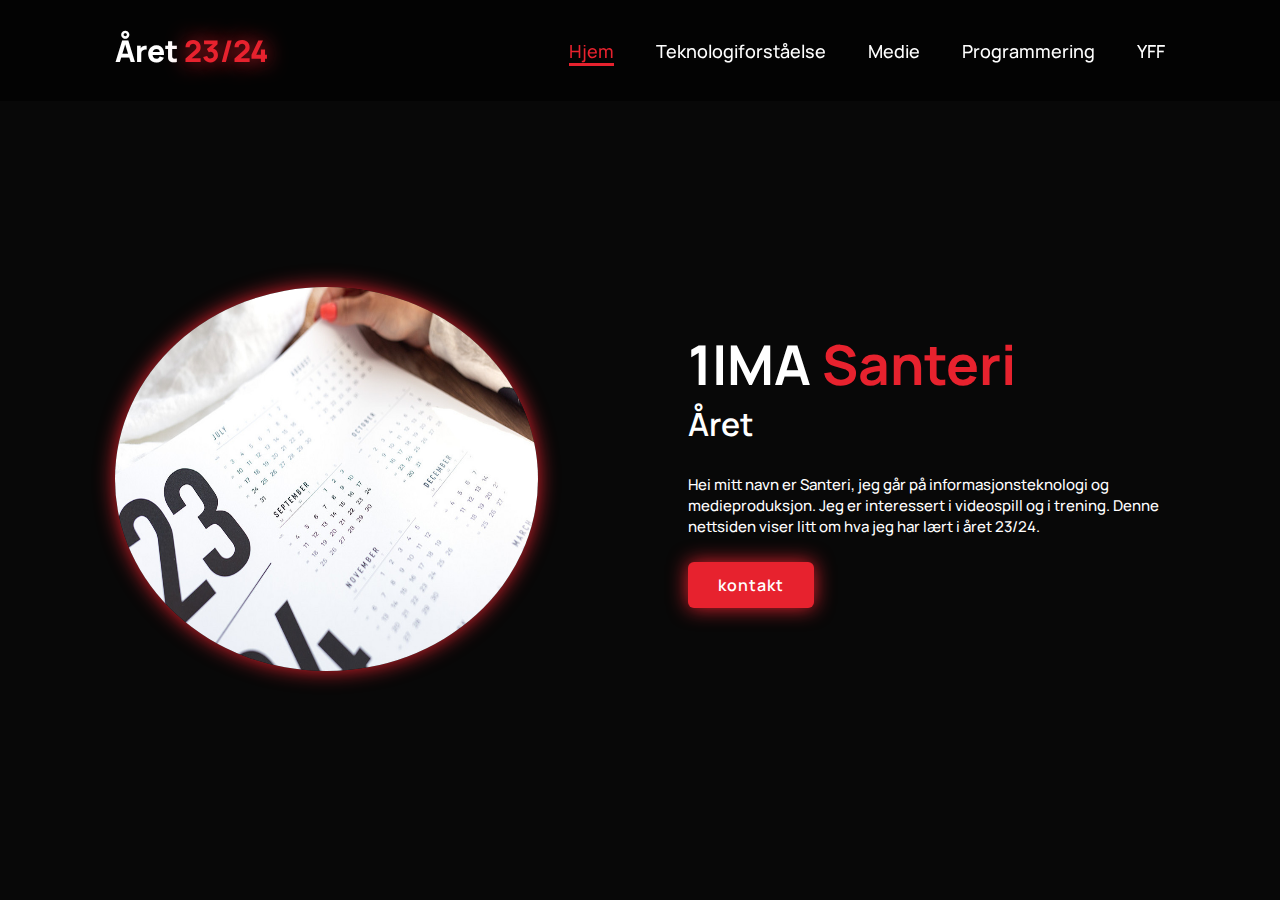
<file: index.html>
<!DOCTYPE html>
<html lang="en">
<head>
  <meta charset="UTF-8">
  <meta name="viewport" content="width=device-width, initial-scale=1.0">
  <link rel="stylesheet" href="/css/style.css">
  <link rel="preconnect" href="https://fonts.googleapis.com">
  <link rel="preconnect" href="https://fonts.gstatic.com" crossorigin>
  <link href="https://fonts.googleapis.com/css2?family=Manrope:wght@200..800&display=swap" rel="stylesheet">
  <link href='https://unpkg.com/boxicons@2.1.4/css/boxicons.min.css' rel='stylesheet'>
  <title>Tverrfaglig prosjekt</title>
</head>
<body>
  
  <header class="header">
    <a href="index.html" class="logo">Året <span>23/24</span></a>

    <i class='bx bx-menu' id="menu-icon"></i>

    <nav class="navbar">
      <a href="index.html" class="active">Hjem</a>
      <a href="/html/tekn.html">Teknologiforståelse</a>
      <a href="/html/prod.html">Medie</a>
      <a href="/html/prog.html">Programmering</a>
      <a href="/html/YFF.html">YFF</a>
    </nav>
  </header>


  <section class="home" id="home">
    <div class="home-img">
      <img src="/img/home.jpg" alt="">
    </div>

    <div class="home-content">
      <h1>1IMA <span>Santeri</span></h1>
      <h3 class="text-animation">Året <span></span></h3>
      <p>Hei mitt navn er Santeri, jeg går på informasjonsteknologi og medieproduksjon. Jeg er interessert i videospill og i trening. Denne nettsiden viser litt om hva jeg har lært i året 23/24.</p>

      <a class="btn" href="html/kontakt.html">kontakt</a>
    </div>
  </section>

   
   

  <script src="index.js"></script>
</body>
</html>
</file>
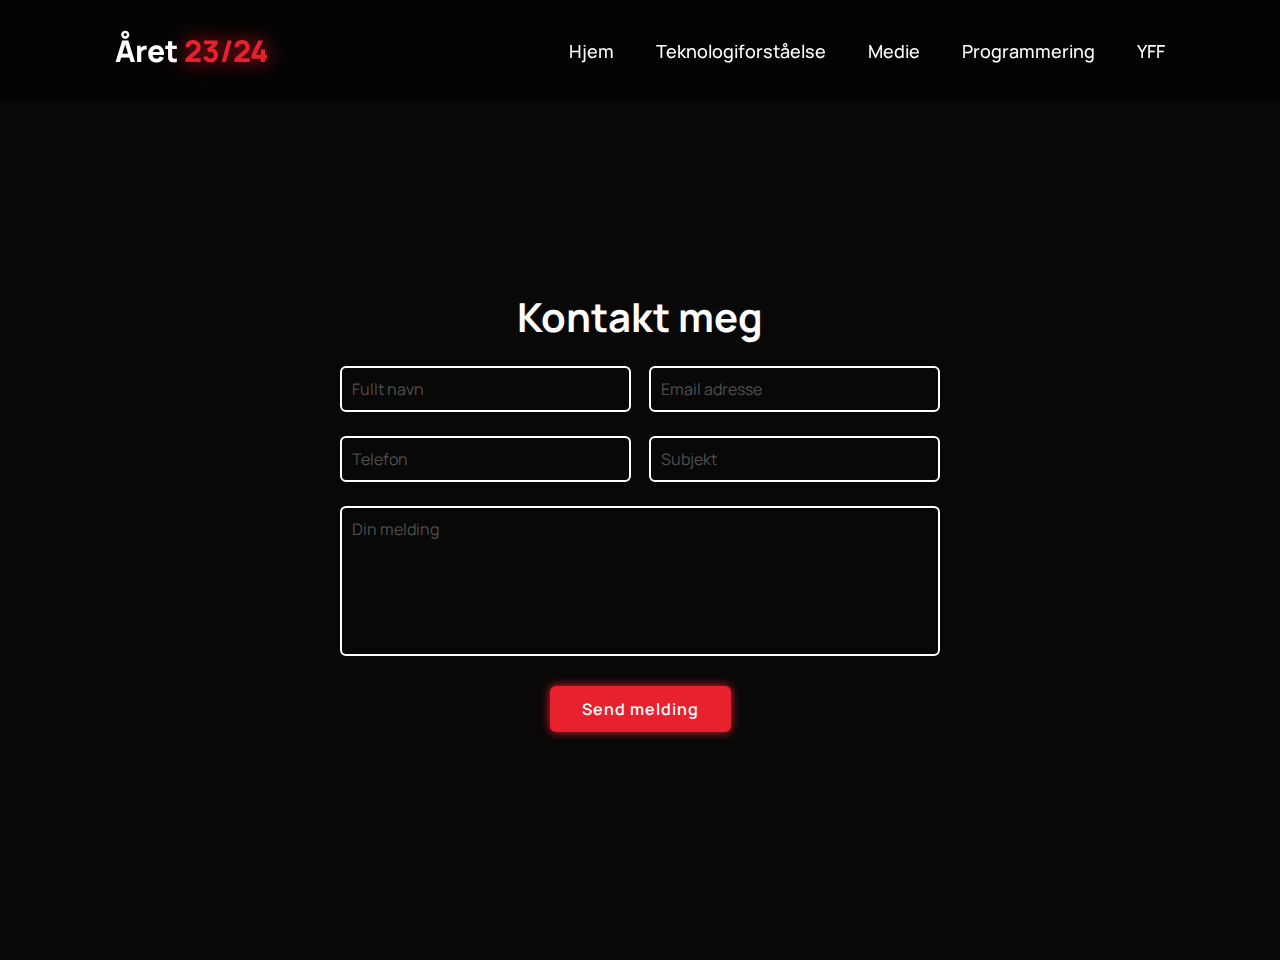
<file: html/kontakt.html>
<!DOCTYPE html>
<html lang="en">
<head>
  <meta charset="UTF-8">
  <meta name="viewport" content="width=device-width, initial-scale=1.0">
  <link rel="stylesheet" href="/css/kontakt.css">
  <link rel="preconnect" href="https://fonts.googleapis.com">
  <link rel="preconnect" href="https://fonts.gstatic.com" crossorigin>
  <link href="https://fonts.googleapis.com/css2?family=Manrope:wght@200..800&display=swap" rel="stylesheet">
  <link href='https://unpkg.com/boxicons@2.1.4/css/boxicons.min.css' rel='stylesheet'>
  <title>Tverrfaglig prosjekt</title>
</head>
<body>
  <header class="header">
    <a href="/index.html" class="logo">Året <span>23/24</span></a>

    <i class='bx bx-menu' id="menu-icon"></i>

    <nav class="navbar">
      <a href="/index.html">Hjem</a>
      <a href="/html/tekn.html">Teknologiforståelse</a>
      <a href="/html/prod.html">Medie</a>
      <a href="/html/prog.html">Programmering</a>
      <a href="/html/YFF.html">YFF</a>
    </nav>
  </header>

  <section class="contact">
    <h2>Kontakt meg</h2>
    <form action="#">
      <div class="input-box">
        <div class="input-field field">
          <input type="text" placeholder="Fullt navn" id="name" class="item" autocomplete="off">
          <div class="error-txt">Vennligst fyll inn boksen</div>
        </div>
        <div class="input-field field">
          <input type="text" placeholder="Email adresse" id="email" class="item" autocomplete="off">
          <div class="error-txt">Vennligst fyll inn boksen</div>
        </div>
      </div>

      <div class="input-box">
        <div class="input-field field">
          <input type="text" placeholder="Telefon" id="phone" class="item" autocomplete="off">
          <div class="error-txt">Vennligst fyll inn boksen</div>
        </div>
        <div class="input-field field">
          <input type="text" placeholder="Subjekt" id="subject" class="item" autocomplete="off">
          <div class="error-txt">Vennligst fyll inn boksen</div>
        </div>
      </div>

      <div class="textarea-field field">
        <textarea name="" id="message" cols="30" rows="10" placeholder="Din melding" class="item" autocomplete="off"></textarea>
        <div class="error-txt">Vennligst fyll inn boksen</div>
      </div>

      <button type="submit">Send melding</button>
    </form>
  </section>

  <script src="/index.js" defer></script>
</body>
</html>
</file>
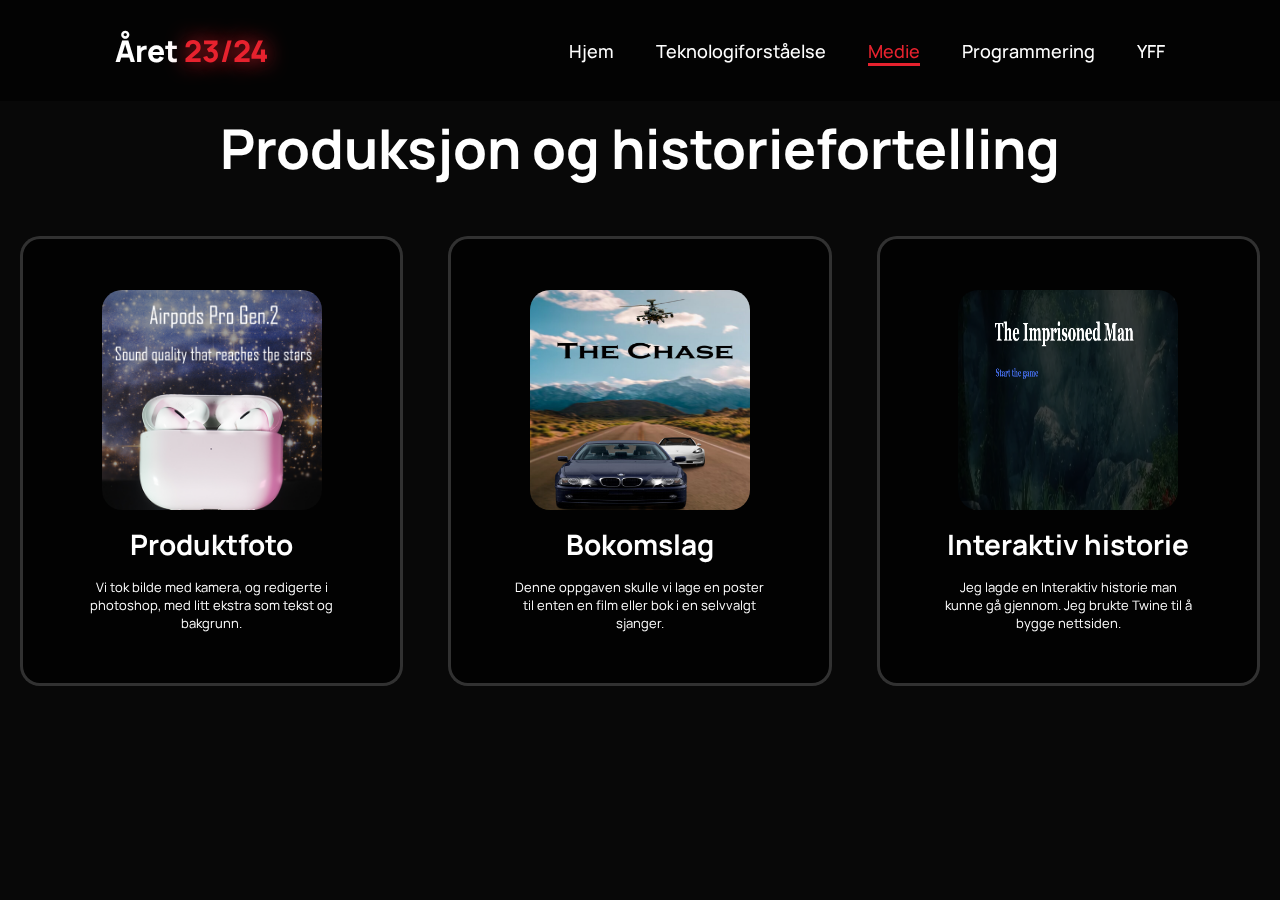
<file: html/prod.html>
<!DOCTYPE html>
<html lang="en">
<head>
  <meta charset="UTF-8">
  <meta name="viewport" content="width=device-width, initial-scale=1.0">
  <link rel="stylesheet" href="/css/prod.css">
  <link rel="preconnect" href="https://fonts.googleapis.com">
  <link rel="preconnect" href="https://fonts.gstatic.com" crossorigin>
  <link href="https://fonts.googleapis.com/css2?family=Manrope:wght@200..800&display=swap" rel="stylesheet">
  <link href='https://unpkg.com/boxicons@2.1.4/css/boxicons.min.css' rel='stylesheet'>
  <title>Tverrfaglig prosjekt</title>
</head>
<body>
  <header class="header">
    <a href="/index.html" class="logo">Året <span>23/24</span></a>

    <i class='bx bx-menu' id="menu-icon"></i>

    <nav class="navbar">
      <a href="/index.html">Hjem</a>
      <a href="/html/tekn.html">Teknologiforståelse</a>
      <a href="/html/prod.html" class="active">Medie</a>
      <a href="/html/prog.html">Programmering</a>
      <a href="/html/YFF.html">YFF</a>
    </nav>
  </header>
  
  <section class="content" id="content">

    <div class="content-box">

      <h2 class="heading">Produksjon og historiefortelling</h2>

      <div class="wrapper">
        <div class="content-item">
          <img src="/img/img4.png" alt="">
          <h2>Produktfoto</h2>
          <p>Vi tok bilde med kamera, og redigerte i photoshop, med litt ekstra som tekst og bakgrunn.</p>
        </div>

        <div class="content-item">
          <img src="/img/img5.png" alt="">
          <h2>Bokomslag</h2>
          <p>Denne oppgaven skulle vi lage en poster til enten en film eller bok i en selvvalgt sjanger.</p>
        </div>

        <div class="content-item">
          <img src="/img/img6.png" alt="">
          <h2>Interaktiv historie</h2>
          <p>Jeg lagde en Interaktiv historie man kunne gå gjennom. Jeg brukte Twine til å bygge nettsiden.</p>
        </div>
      </div>
    </div>
  </section>

  <script src="/index.js"></script>
</body>
</html>
</file>
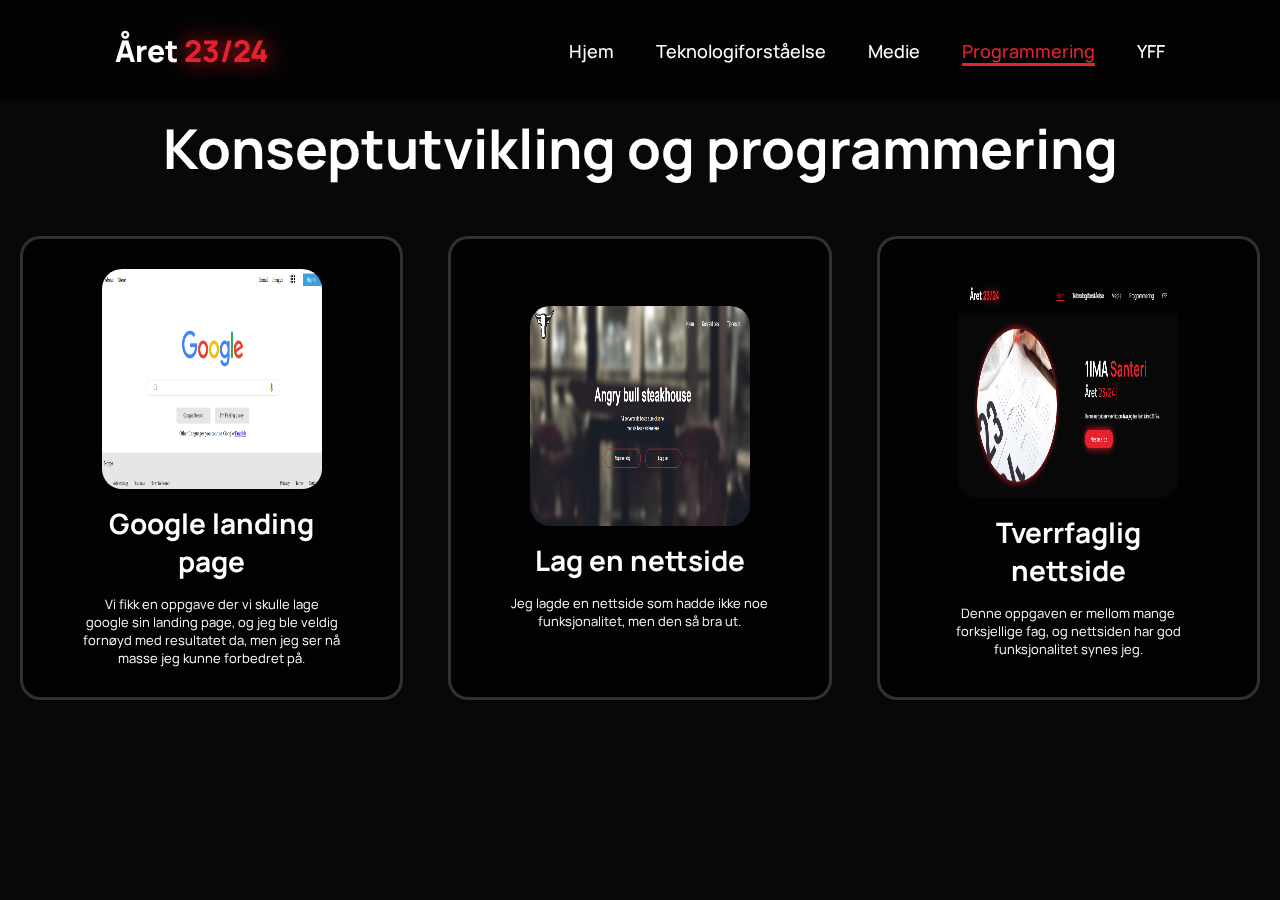
<file: html/prog.html>
<!DOCTYPE html>
<html lang="en">
<head>
  <meta charset="UTF-8">
  <meta name="viewport" content="width=device-width, initial-scale=1.0">
  <link rel="stylesheet" href="/css/prod.css">
  <link rel="preconnect" href="https://fonts.googleapis.com">
  <link rel="preconnect" href="https://fonts.gstatic.com" crossorigin>
  <link href="https://fonts.googleapis.com/css2?family=Manrope:wght@200..800&display=swap" rel="stylesheet">
  <link href='https://unpkg.com/boxicons@2.1.4/css/boxicons.min.css' rel='stylesheet'>
  <title>Tverrfaglig prosjekt</title>
</head>
<body>
  <header class="header">
    <a href="/index.html" class="logo">Året <span>23/24</span></a>

    <i class='bx bx-menu' id="menu-icon"></i>

    <nav class="navbar">
      <a href="/index.html">Hjem</a>
      <a href="/html/tekn.html">Teknologiforståelse</a>
      <a href="/html/prod.html">Medie</a>
      <a href="/html/prog.html" class="active">Programmering</a>
      <a href="/html/YFF.html">YFF</a>
    </nav>
  </header>
  
  <section class="content" id="content">

    <div class="content-box">

      <h2 class="heading">Konseptutvikling og programmering</h2>

      <div class="wrapper">
        <div class="content-item">
          <img src="/img/img7.png" alt="">
          <h2>Google landing page</h2>
          <p>Vi fikk en oppgave der vi skulle lage google sin landing page, og jeg ble veldig fornøyd med resultatet da, men jeg ser nå masse jeg kunne forbedret på.</p>
        </div>

        <div class="content-item">
          <img src="/img/img8.png " alt="">
          <h2>Lag en nettside</h2>
          <p>Jeg lagde en nettside som hadde ikke noe funksjonalitet, men den så bra ut.</p>
        </div>

        <div class="content-item">
          <img src="/img/img9.png" alt="">
          <h2>Tverrfaglig nettside</h2>
          <p>Denne oppgaven er mellom mange forksjellige fag, og nettsiden har god funksjonalitet synes jeg.</p>
        </div>
      </div>
    </div>
  </section>

  <script src="/index.js"></script>
</body>
</html>
</file>
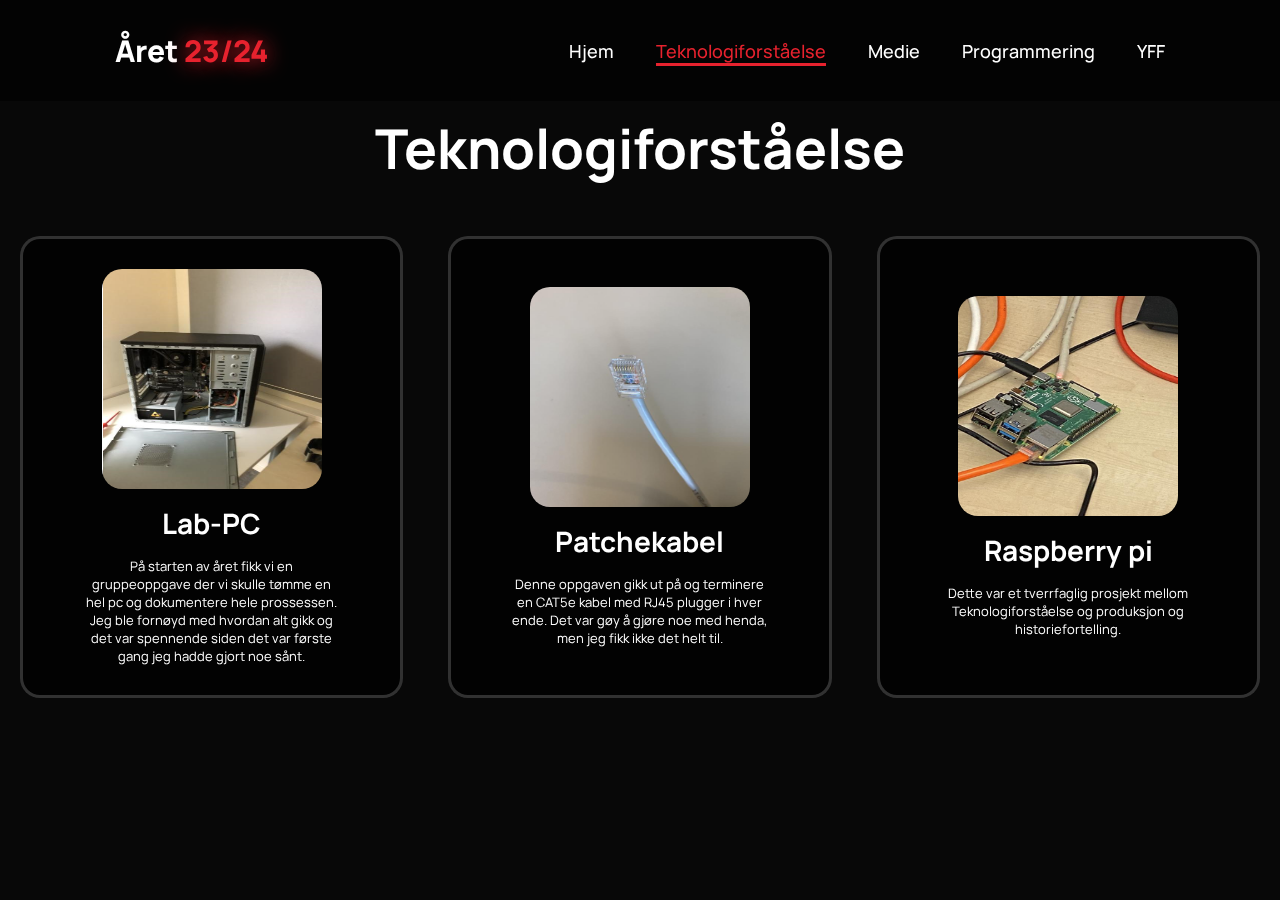
<file: html/tekn.html>
<!DOCTYPE html>
<html lang="en">
<head>
  <meta charset="UTF-8">
  <meta name="viewport" content="width=device-width, initial-scale=1.0">
  <link rel="stylesheet" href="/css/tekn.css">
  <link rel="preconnect" href="https://fonts.googleapis.com">
  <link rel="preconnect" href="https://fonts.gstatic.com" crossorigin>
  <link href="https://fonts.googleapis.com/css2?family=Manrope:wght@200..800&display=swap" rel="stylesheet">
  <link href='https://unpkg.com/boxicons@2.1.4/css/boxicons.min.css' rel='stylesheet'>
  <title>Tverrfaglig prosjekt</title>
</head>
<body>
  <header class="header">
    <a href="/index.html" class="logo">Året <span>23/24</span></a>

    <i class='bx bx-menu' id="menu-icon"></i>

    <nav class="navbar">
      <a href="/index.html">Hjem</a>
      <a href="/html/tekn.html" class="active">Teknologiforståelse</a>
      <a href="/html/prod.html">Medie</a>
      <a href="/html/prog.html">Programmering</a>
      <a href="/html/YFF.html">YFF</a>
    </nav>
  </header>

  <section class="content" id="content">

    <div class="content-box">

      <h2 class="heading">Teknologiforståelse</h2>

      <div class="wrapper">
        <div class="content-item">
          <img src="/img/img1.png" alt="">
          <h2>Lab-PC</h2>
          <p>På starten av året fikk vi en gruppeoppgave der vi skulle tømme en hel pc og dokumentere hele prossessen. Jeg ble fornøyd med hvordan alt gikk og det var spennende siden det var første gang jeg hadde gjort noe sånt.</p>
        </div>

        <div class="content-item">
          <img src="/img/img2.png" alt="">
          <h2>Patchekabel</h2>
          <p>Denne oppgaven gikk ut på og terminere en CAT5e kabel med RJ45 plugger i hver ende. Det var gøy å gjøre noe med henda, men jeg fikk ikke det helt til.</p>
        </div>

        <div class="content-item">
          <img src="/img/img3.png" alt="">
          <h2>Raspberry pi</h2>
          <p>Dette var et tverrfaglig prosjekt mellom Teknologiforståelse og produksjon og historiefortelling.</p>
        </div>
      </div>
    </div>
  </section>

  <script src="/index.js" defer></script>
</body>
</html>
</file>
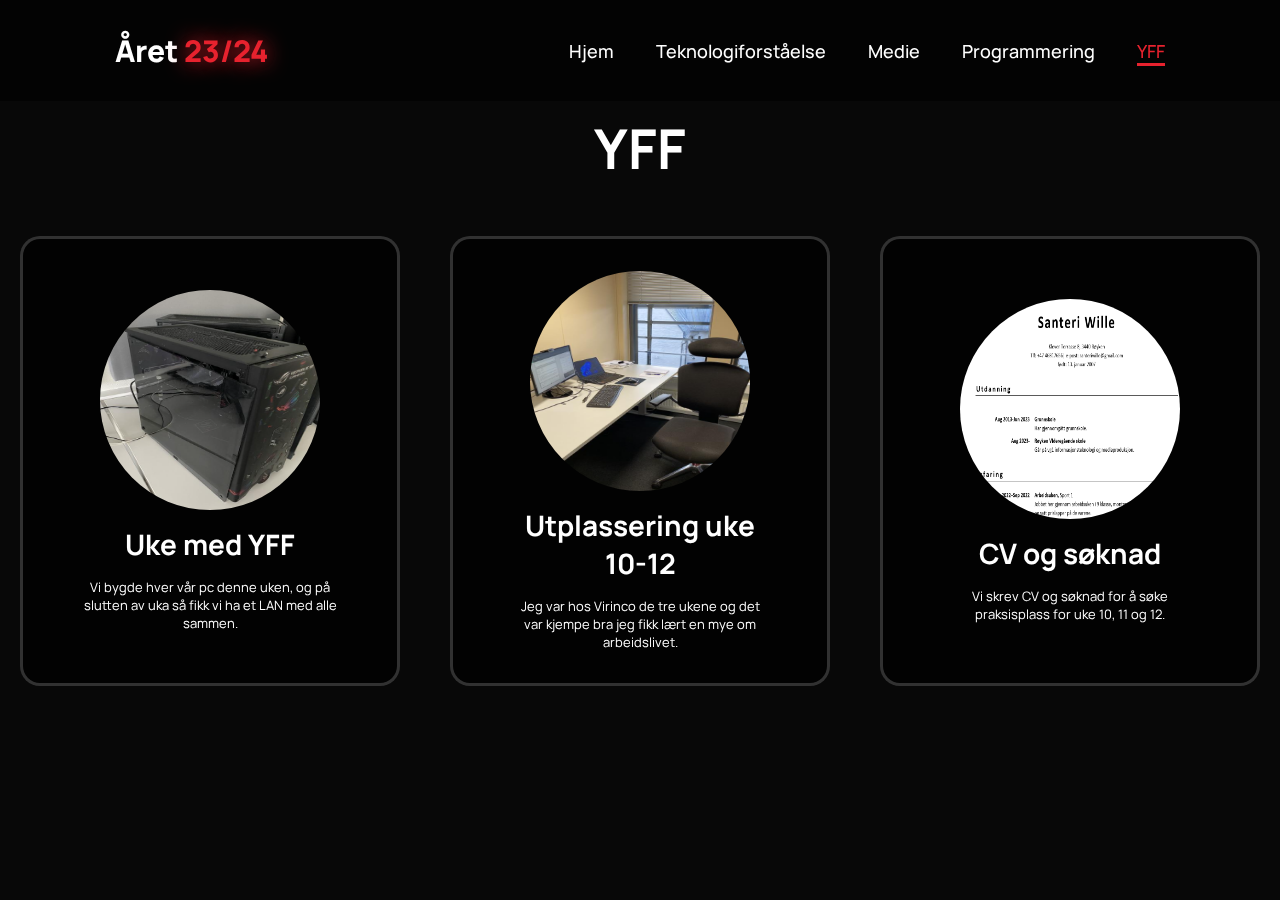
<file: html/YFF.html>
<!DOCTYPE html>
<html lang="en">
<head>
  <meta charset="UTF-8">
  <meta name="viewport" content="width=device-width, initial-scale=1.0">
  <link rel="stylesheet" href="/css/YFF.css">
  <link rel="preconnect" href="https://fonts.googleapis.com">
  <link rel="preconnect" href="https://fonts.gstatic.com" crossorigin>
  <link href="https://fonts.googleapis.com/css2?family=Manrope:wght@200..800&display=swap" rel="stylesheet">
  <link href='https://unpkg.com/boxicons@2.1.4/css/boxicons.min.css' rel='stylesheet'>
  <title>Tverrfaglig prosjekt</title>
</head>
<body>
  <header class="header">
    <a href="/index.html" class="logo">Året <span>23/24</span></a>

    <i class='bx bx-menu' id="menu-icon"></i>

    <nav class="navbar">
      <a href="/index.html">Hjem</a>
      <a href="/html/tekn.html">Teknologiforståelse</a>
      <a href="/html/prod.html">Medie</a>
      <a href="/html/prog.html">Programmering</a>
      <a href="/html/YFF.html" class="active">YFF</a>
    </nav>
  </header>

  <section class="content" id="content">

    <div class="content-box">

      <h2 class="heading">YFF</h2>

      <div class="wrapper">
        <div class="content-item">
          <img src="/img/img10.png" alt="">
          <h2>Uke med YFF</h2>
          <p>Vi bygde hver vår pc denne uken, og på slutten av uka så fikk vi ha et LAN med alle sammen.</p>
        </div>

        <div class="content-item">
          <img src="/img/img11.png" alt="">
          <h2>Utplassering uke 10-12</h2>
          <p>Jeg var hos Virinco de tre ukene og det var kjempe bra jeg fikk lært en mye om arbeidslivet.</p>
        </div>

        <div class="content-item">
          <img src="/img/img12.png" alt="">
          <h2>CV og søknad</h2>
          <p>Vi skrev CV og søknad for å søke praksisplass for uke 10, 11 og 12.</p>
        </div>
      </div>
    </div>
  </section>
 
  <script src="/index.js"></script>
</body>
</html>
</file>
<file: css/style.css>
/* Endrer standardene i browseren */
* {
    padding: 0;
    margin: 0;
    box-sizing: border-box;
    text-decoration: none;
    border: none;
    outline: none;
    font-family: "Manrope", sans-serif;
}

/* Enklere å skifte farge */
  :root {
    --text-color: #fff;
    --background-color: #080808;
    --sec-background-color: #101010;
    --main-color: #E7222E;
  }

html {
  font-size: 62.5%;
  overflow-x: hidden;
}

body {
  background: var(--background-color);
  color: var(--text-color);
}

/* Selve navbaren */
.header {
  position: fixed;
  top: 0;
  left: 0;
  width: 100%;
  padding: 3rem 9%;
  background: rgba( 0, 0, 0, 0.6);
  backdrop-filter: blur(10px);
  display: flex;
  align-items: center;
  justify-content: space-between;
  z-index: 100;
}

/* Logoen */
.logo {
  font-size: 3rem;
  color: var(--text-color);
  font-weight: 800;
  cursor: pointer;
  transition: 0.3s ease-in-out;
}

.logo:hover {
  transform: scale(1.1);
}

.logo span {
  text-shadow: 0 0 20px var(--main-color);
  color: var(--main-color);
}

span {
  color: var(--main-color);
}

/* Selve contenten i navbaren */
.navbar a{
  font-size: 1.8rem;
  color: var(--text-color);
  margin-left: 4rem;
  font-weight: 500;
  transition: 0.3s ease;
  border-bottom: 3px solid transparent;
}

.navbar a:hover,
.navbar a.active {
  color: var(--main-color);
  border-bottom: 3px solid var(--main-color);
}

/* Hamburger meny */
#menu-icon {
  font-size: 3.6rem;
  color: var(--main-color);
  display: none;
}

/* Hoved contenten på siden */
section {
  min-height: 100vh;
  padding: 10rem 9% 10rem;
}

.home {
  display: flex;
  justify-content: center;
  align-items: center;
  gap: 15rem;
}

.home-content {
  display: flex;
  flex-direction: column;
  align-items: baseline;
  text-align: left;
  justify-content: center;
  margin-top: 3rem;
}

.home-content h3 {
  margin-bottom: 2.8rem;
  margin-top: 1rem;
  font-size: 3.2rem;
}

.home-content h1 {
  font-size: 5.5rem;
  font-weight: 700;
  margin-top: 1.5rem;
  line-height: 1;
}
.home-img {
  border-radius: 50%;
}

.home-img img {
  position: relative;
  top: 3rem;
  width: 33vw;
  height: 30vw;
  border-radius: 50%;
  box-shadow: 0 0 20px var(--main-color);
  transition: 0.4s ease-in-out;
}

.home-img img:hover {
  box-shadow: 0 0 20px var(--main-color),
              0 0 30px var(--main-color),
              0 0 40px var(--main-color);
}

.home-content p{
  font-size: 1.5rem;
  font-weight: 500;
  max-width: 1000px;
  margin-bottom: 2.5rem;
}

/* Button */
.btn {
  display: inline-block;
  padding: 1rem 2.8rem;
  background: var(--main-color);
  box-shadow: 0 0 20px var(--main-color);
  border-radius: 6px;
  font-size: 1.6rem;
  color: var(--text-color);
  border: 2px solid transparent;
  letter-spacing: 0.1rem;
  font-weight: 600;
  transition: 0.3s ease-in-out;
  cursor: pointer;
}

.btn:hover {
  transform: scale(1.05);
  box-shadow: 0 0 20px var(--main-color);
}

/* Tekst animasjon */
.text-animation {
  font-size: 34px;
  font-weight: 600;
  min-width: 280px;
}

.text-animation span {
  position: relative;
}

.text-animation span::before {
  content: "23/24";
  color: var(--main-color);
  animation: words 20s infinite;
}

.text-animation span::after {
  content: "";
  background-color: var(--background-color);
  position: absolute;
  width: calc(100% + 8px);
  height: 100%;
  border-left: 3px solid var(--background-color);
  right: -8px;
  animation: cursor 0.6s infinite, typing 20s steps(14) infinite;
}
@keyframes cursor {
  to {
    border-left: 2px solid var(--main-color);
  }
}
@keyframes words {
  0%,
  20% {
    content: "23/24";
  }
  21%,
  40% {
    content: "23/24";
  }
  41%,
  60% {
    content: "23/24";
  }
  61%,
  80% {
    content: "23/24";
  }
  81%,
  100% {
    content: "23/24";
  }
}
@keyframes typing {
 10%,
 15%,
 30%,
 35%,
 50%,
 55%,
 70%,
 75%,
 90%,
 95% {
  width: 0;
 }
 5%,
 20%,
 25%,
 40%,
 45%,
 60%,
 65%,
 80%,
 85% {
  width: calc(100% + 8px);
 }
}

/* Media query */
@media (max-width:1258px) {
  html {
    font-size: 55%;
  }
}

@media (max-width:991px) {
  header {
    padding: 2rem 3%;
  }
  section {
    padding: 10rem 3% 2rem;
  }
}

@media (max-width:895px) {
  #menu-icon {
    display: block;
  }
  .navbar {
    position: absolute;
    top: 100%;
    right: 0;
    width: 50%;
    padding: 1rem 3%;
    background: rgba(0, 0, 0, 0.9);
    backdrop-filter: blur(20px);
    border-bottom-left-radius: 2rem;
    border-left: 2px solid var(--main-color);
    border-bottom: 2px solid var(--main-color);
    display: none;
  }
  .navbar.active {
    display: block;
  }
  .navbar a {
    display: block;
    font-size: 2rem;
    margin: 3rem 0;
    color: white;
  }
  .home {
    flex-direction: column;
    margin: 5rem 4rem;
  }
  .home-content h3 {
    font-size: 2.6rem;
  }
  .home-content h1 {
    font-size: 8rem;
    margin-top: -2.2rem;
  }
  .home-content p {
    max-width: 600px;
    margin-bottom: 1rem;
  }
  .home-img img {
    width: 40vw;
    height: 39vw;
    margin-top: -2rem;
  }
}
</file>
<file: css/kontakt.css>
/* Endrer standardene i browseren */
* {
  padding: 0;
  margin: 0;
  box-sizing: border-box;
  text-decoration: none;
  border: none;
  outline: none;
  font-family: "Manrope", sans-serif;
}

/* Enklere å skifte farge */
:root {
  --text-color: #fff;
  --background-color: #080808;
  --sec-background-color: #101010;
  --main-color: #E7222E;
}

html {
font-size: 62.5%;
overflow-x: hidden;
}



/* Selve navbaren */
.header {
position: fixed;
top: 0;
left: 0;
width: 100%;
padding: 3rem 9%;
background: rgba( 0, 0, 0, 0.6);
backdrop-filter: blur(10px);
display: flex;
align-items: center;
justify-content: space-between;
z-index: 100;
}

/* Logoen */
.logo {
font-size: 3rem;
color: var(--text-color);
font-weight: 800;
cursor: pointer;
transition: 0.3s ease-in-out;
}

.logo:hover {
transform: scale(1.1);
}

.logo span {
text-shadow: 0 0 20px var(--main-color);
color: var(--main-color);
}

span {
color: var(--main-color);
}

/* Selve contenten i navbaren */
.navbar a{
font-size: 1.8rem;
color: var(--text-color);
margin-left: 4rem;
font-weight: 500;
transition: 0.3s ease;
border-bottom: 3px solid transparent;
}

.navbar a:hover,
.navbar a.active {
color: var(--main-color);
border-bottom: 3px solid var(--main-color);
}

/* Hamburger meny */
#menu-icon {
font-size: 3.6rem;
color: var(--main-color);
display: none;
}

/* Kontakt */
body {
background: var(--background-color);
color: var(--text-color);
display: flex;
justify-content: center;
align-items: center;
min-height: 100vh;
margin-top: 6rem;
}

.contact h2 {
  font-size: 40px;
  color: var(--text-color);
  text-align: center;
  margin-bottom: 10px;
}

.contact form {
  width: 600px;
  text-align: center;
}

form .input-box {
  display: flex;
  justify-content: space-between;
}

.input-box .input-field {
  width: 48.5%;
}
#message {
  height: 150px;
}

.field .item {
  width: 100%;
  padding: 10px;
  background: transparent;
  border: 2px solid var(--text-color);
  border-radius: 6px;
  font-size: 16px;
  color: var(--text-color);
  margin: 12px 0;
}

.field .item::placeholder {
 color: rgba(255, 255, 255, .3);
}

.field .error-txt {
  font-size: 14.5px;
  color: #ce2732;
  text-align: left;
  margin: -5px 0 10px;
  display: none;
}

form .textarea-field .item {
  resize: none;
}

form .textarea-field .error-txt {
  margin-top: -10px;
}

form button {
  padding: 12px 32px;
  background: var(--main-color);
  border: none;
  outline: none;
  border-radius: 6px;
  box-shadow: 0 0 10px var(--main-color);
  font-size: 16px;
  color: var(--text-color);
  letter-spacing: 1px;
  font-weight: 600;
  cursor: pointer;
  margin-top: 15px;
  transition: 0.3s ease-in-out;
}

form button:hover {
  transform: scale(1.05);
  box-shadow: 0 0 15px var(--main-color);
}

/* Media query */
@media (max-width:1258px) {
  html {
    font-size: 55%;
  }
}

@media (max-width:991px) {
  header {
    padding: 2rem 3%;
  }
  section {
    padding: 10rem 3% 2rem;
  }
}

@media (max-width:895px) {
  #menu-icon {
    display: block;
  }
  .navbar {
    position: absolute;
    top: 100%;
    right: 0;
    width: 50%;
    padding: 1rem 3%;
    background: rgba(0, 0, 0, 0.9);
    backdrop-filter: blur(20px);
    border-bottom-left-radius: 2rem;
    border-left: 2px solid var(--main-color);
    border-bottom: 2px solid var(--main-color);
    display: none;
  }
  .navbar.active {
    display: block;
  }
  .navbar a {
    display: block;
    font-size: 2rem;
    margin: 3rem 0;
    color: white;
  }
  .contact form {
    width: 100%;
    padding: 0 20px;
  }

  form .input-box {
    flex-direction: column;
  }

  .input-box .input-field {
    width: 100%;
    margin-bottom: 10px;
  }

  .input-box .input-field:last-child {
    margin-bottom: 0;
  }
}
</file>
<file: css/prod.css>
/* Endrer standardene i browseren */
* {
  padding: 0;
  margin: 0;
  box-sizing: border-box;
  text-decoration: none;
  border: none;
  outline: none;
  font-family: "Manrope", sans-serif;
}

:root {
  --text-color: #fff;
  --background-color: #080808;
  --sec-background-color: #101010;
  --main-color: #E7222E;
}

html {
  font-size: 62.5%;
  overflow-x: hidden;
}

body {
  background: var(--background-color);
  color: var(--text-color);
}

.header {
  position: fixed;
  top: 0;
  left: 0;
  width: 100%;
  padding: 3rem 9%;
  background: rgba( 0, 0, 0, 0.6);
  backdrop-filter: blur(10px);
  display: flex;
  align-items: center;
  justify-content: space-between;
  z-index: 100;
}

.logo {
  font-size: 3rem;
  color: var(--text-color);
  font-weight: 800;
  cursor: pointer;
  transition: 0.3s ease-in-out;
}

.logo:hover {
  transform: scale(1.1);
}

.logo span {
  text-shadow: 0 0 20px var(--main-color);
  color: var(--main-color);
}

.navbar a{
  font-size: 1.8rem;
  color: var(--text-color);
  margin-left: 4rem;
  font-weight: 500;
  transition: 0.3s ease;
  border-bottom: 3px solid transparent;
}

.navbar a:hover,
.navbar a.active {
  color: var(--main-color);
  border-bottom: 3px solid var(--main-color);
}

#menu-icon {
  font-size: 3.6rem;
  color: var(--main-color);
  display: none;
}

.heading {
  text-align: center;
  font-size: 5.5rem
}

.content {
  margin-top: 11rem;
}

.content-box {
  background-size: cover;
  display: flex;
  flex-direction: column;
  align-items: center;
  justify-content: center;
}

.content .heading {
  margin-bottom: 5rem;
}

.content img {
  width: 22rem;
  height: 22rem;
  border-radius: 2rem;
}

.wrapper {
  display: grid;
  grid-template-columns: repeat(3, 1fr);
  gap: 0.5rem;
}

.content-item {
  min-height: 450px;
  min-width: 350px;
  background: rgba(0, 0, 0, 0.7);
  backdrop-filter: blur(20px);
  border: 3px solid rgba(238, 238, 238, 0.2);
  border-radius: 2rem;
  margin: 0 2rem;
  padding: 30px 60px;
  cursor: pointer;
  display: flex;
  flex-direction: column;
  justify-content: center;
  align-items: center;
  text-align: center;
  gap: 1.5rem;
  color: white;
  transition: 0.4s ease-in-out;
}

.content-item:hover {
  border: 3px solid var(--main-color);
  transform: translateY(-10px)scale(1.03);
}

.content-item h2 {
  font-size: 2.8rem;
}

.content-item p {
  font-size: 1.3rem;
}



/* Media query */
@media (max-width:1258px) {
  html {
    font-size: 55%;
  }
}

@media (max-width:991px) {
  header {
    padding: 2rem 3%;
  }
  .content .wrapper {
    grid-template-columns: repeat(1, 1fr);
  }
  .heading {
    font-size: 4rem
  }
}

@media (max-width:895px) {
  #menu-icon {
    display: block;
  }
  .navbar {
    position: absolute;
    top: 100%;
    right: 0;
    width: 50%;
    padding: 1rem 3%;
    background: rgba(0, 0, 0, 0.9);
    backdrop-filter: blur(20px);
    border-bottom-left-radius: 2rem;
    border-left: 2px solid var(--main-color);
    border-bottom: 2px solid var(--main-color);
    display: none;
  }
  .navbar.active {
    display: block;
  }
  .navbar a {
    display: block;
    font-size: 2rem;
    margin: 3rem 0;
    color: white;
  }
}
</file>
<file: css/tekn.css>
/* Endrer standardene i browseren */
* {
    padding: 0;
    margin: 0;
    box-sizing: border-box;
    text-decoration: none;
    border: none;
    outline: none;
    font-family: "Manrope", sans-serif;
}

:root {
  --text-color: #fff;
  --background-color: #080808;
  --sec-background-color: #101010;
  --main-color: #E7222E;
}

html {
font-size: 62.5%;
overflow-x: hidden;
}

body {
background: var(--background-color);
color: var(--text-color);
}

/* Navbaren */
.header {
position: fixed;
top: 0;
left: 0;
width: 100%;
padding: 3rem 9%;
background: rgba( 0, 0, 0, 0.6);
backdrop-filter: blur(10px);
display: flex;
align-items: center;
justify-content: space-between;
z-index: 100;
}

/* Logoen */
.logo {
  font-size: 3rem;
  color: var(--text-color);
  font-weight: 800;
  cursor: pointer;
  transition: 0.3s ease-in-out;
}

.logo:hover {
  transform: scale(1.1);
}

.logo span {
  text-shadow: 0 0 20px var(--main-color);
  color: var(--main-color);
}

span {
  color: var(--main-color);
}

/* Selve contenten i navbaren */
.navbar a{
font-size: 1.8rem;
color: var(--text-color);
margin-left: 4rem;
font-weight: 500;
transition: 0.3s ease;
border-bottom: 3px solid transparent;
}

.navbar a:hover,
.navbar a.active {
color: var(--main-color);
border-bottom: 3px solid var(--main-color);
}

/* Hamburger meny */
#menu-icon {
font-size: 3.6rem;
color: var(--main-color);
display: none;
}

.heading {
  text-align: center;
  font-size: 5.5rem
}

/* Hoved content */
.content {
  margin-top: 11rem;
}

.content-box {
  background-size: cover;
  display: flex;
  flex-direction: column;
  align-items: center;
  justify-content: center;
}

.content .heading {
  margin-bottom: 5rem;
}

.content img {
  width: 22rem;
  height: 22rem;
  border-radius: 2rem;
}

.wrapper {
  display: grid;
  grid-template-columns: repeat(3, 1fr);
  gap: 0.5rem;
}

.content-item {
  min-height: 450px;
  min-width: 350px;
  background: rgba(0, 0, 0, 0.7);
  backdrop-filter: blur(20px);
  border: 3px solid rgba(238, 238, 238, 0.2);
  border-radius: 2rem;
  margin: 0 2rem;
  padding: 30px 60px;
  cursor: pointer;
  display: flex;
  flex-direction: column;
  justify-content: center;
  align-items: center;
  text-align: center;
  gap: 1.5rem;
  color: white;
  transition: 0.4s ease-in-out;
}

.content-item:hover {
  border: 3px solid var(--main-color);
  transform: translateY(-10px)scale(1.03);
}

.content-item h2 {
  font-size: 2.8rem;
}

.content-item p {
  font-size: 1.3rem;
}



/* Media query */
@media (max-width:1258px) {
  html {
    font-size: 55%;
  }
}

@media (max-width:991px) {
  header {
    padding: 2rem 3%;
  }
  .content .wrapper {
      grid-template-columns: repeat(1, 1fr);
  }
  .heading {
    font-size: 4rem
  }
}

@media (max-width:895px) {
  #menu-icon {
    display: block;
  }
  .navbar {
    position: absolute;
    top: 100%;
    right: 0;
    width: 50%;
    padding: 1rem 3%;
    background: rgba(0, 0, 0, 0.9);
    backdrop-filter: blur(20px);
    border-bottom-left-radius: 2rem;
    border-left: 2px solid var(--main-color);
    border-bottom: 2px solid var(--main-color);
    display: none;
  }
  .navbar.active {
    display: block;
  }
  .navbar a {
    display: block;
    font-size: 2rem;
    margin: 3rem 0;
    color: white;
  }
}
</file>
<file: css/YFF.css>
/* Endrer standardene i browseren */
* {
  padding: 0;
  margin: 0;
  box-sizing: border-box;
  text-decoration: none;
  border: none;
  outline: none;
  font-family: "Manrope", sans-serif;
}

:root {
  --text-color: #fff;
  --background-color: #080808;
  --sec-background-color: #101010;
  --main-color: #E7222E;
}

html {
font-size: 62.5%;
overflow-x: hidden;
}

body {
background: var(--background-color);
color: var(--text-color);
}

.header {
position: fixed;
top: 0;
left: 0;
width: 100%;
padding: 3rem 9%;
background: rgba( 0, 0, 0, 0.6);
backdrop-filter: blur(10px);
display: flex;
align-items: center;
justify-content: space-between;
z-index: 100;
}

.logo {
font-size: 3rem;
color: var(--text-color);
font-weight: 800;
cursor: pointer;
transition: 0.3s ease-in-out;
}

.logo:hover {
transform: scale(1.1);
}

.logo span {
text-shadow: 0 0 20px var(--main-color);
color: var(--main-color);
}

.navbar a{
font-size: 1.8rem;
color: var(--text-color);
margin-left: 4rem;
font-weight: 500;
transition: 0.3s ease;
border-bottom: 3px solid transparent;
}

.navbar a:hover,
.navbar a.active {
color: var(--main-color);
border-bottom: 3px solid var(--main-color);
}

#menu-icon {
font-size: 3.6rem;
color: var(--main-color);
display: none;
}

.heading {
  text-align: center;
  font-size: 5.5rem
}

.content {
  margin-top: 11rem;
}

.content-box {
  background-size: cover;
  display: flex;
  flex-direction: column;
  align-items: center;
  justify-content: center;
}

.content .heading {
  margin-bottom: 5rem;
}

.content img {
  width: 22rem;
  height: 22rem;
  border-radius: 50%;
}

.wrapper {
  display: grid;
  grid-template-columns: repeat(3, 1fr);
  gap: 1rem;
}

.content-item {
  min-height: 450px;
  min-width: 350px;
  background: rgba(0, 0, 0, 0.7);
  backdrop-filter: blur(20px);
  border: 3px solid rgba(238, 238, 238, 0.2);
  border-radius: 2rem;
  margin: 0 2rem;
  padding: 30px 60px;
  cursor: pointer;
  display: flex;
  flex-direction: column;
  justify-content: center;
  align-items: center;
  text-align: center;
  gap: 1.5rem;
  color: white;
  transition: 0.4s ease-in-out;
}

.content-item:hover {
  border: 3px solid var(--main-color);
  transform: translateY(-10px)scale(1.03);
}

.content-item h2 {
  font-size: 2.8rem;
}

.content-item p {
  font-size: 1.3rem;
}



/* Media query */
@media (max-width:1258px) {
  html {
    font-size: 55%;
  }
}

@media (max-width:991px) {
  header {
    padding: 2rem 3%;
  }
  .content .wrapper {
    grid-template-columns: repeat(1, 1fr);
  }
.heading {
  font-size: 4rem
  }
}

@media (max-width:895px) {
  #menu-icon {
    display: block;
  }
  .navbar {
    position: absolute;
    top: 100%;
    right: 0;
    width: 50%;
    padding: 1rem 3%;
    background: rgba(0, 0, 0, 0.9);
    backdrop-filter: blur(20px);
    border-bottom-left-radius: 2rem;
    border-left: 2px solid var(--main-color);
    border-bottom: 2px solid var(--main-color);
    display: none;
  }
  .navbar.active {
    display: block;
  }
  .navbar a {
    display: block;
    font-size: 2rem;
    margin: 3rem 0;
    color: white;
  }
}
</file>
